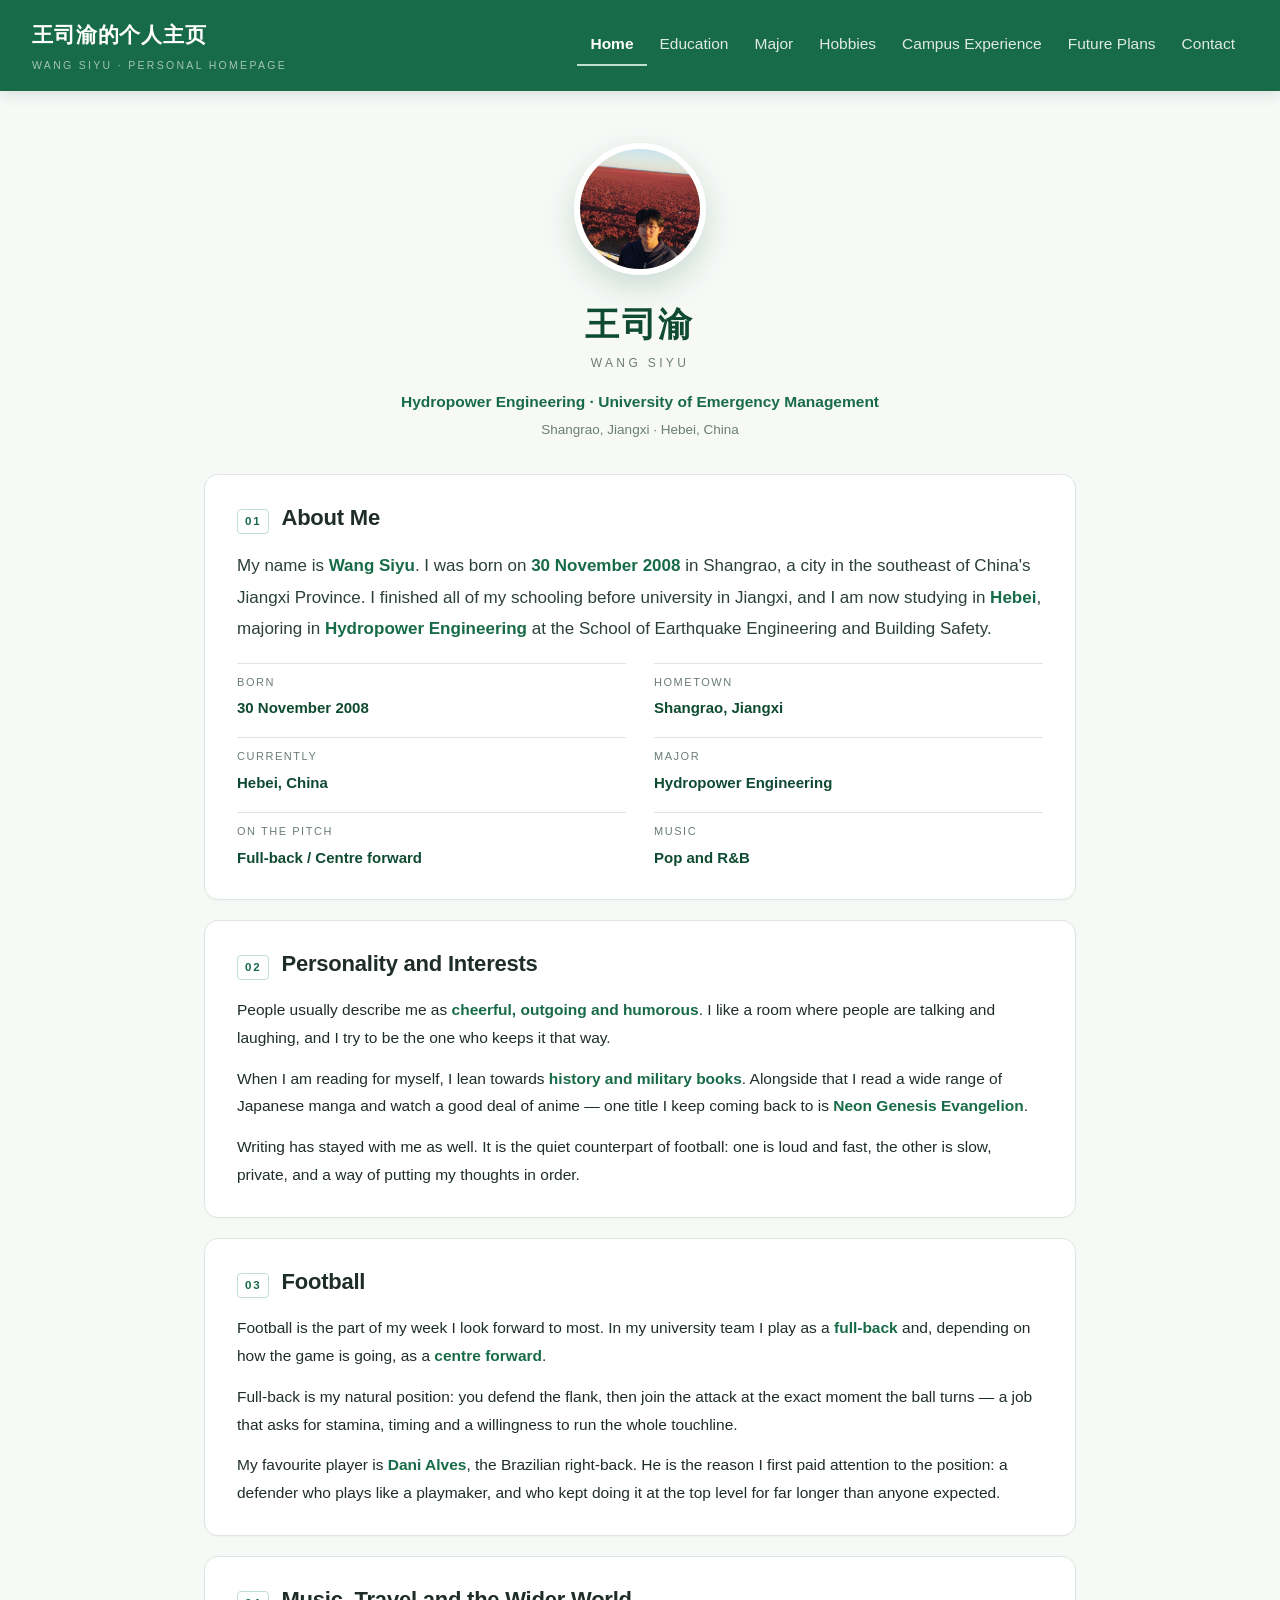
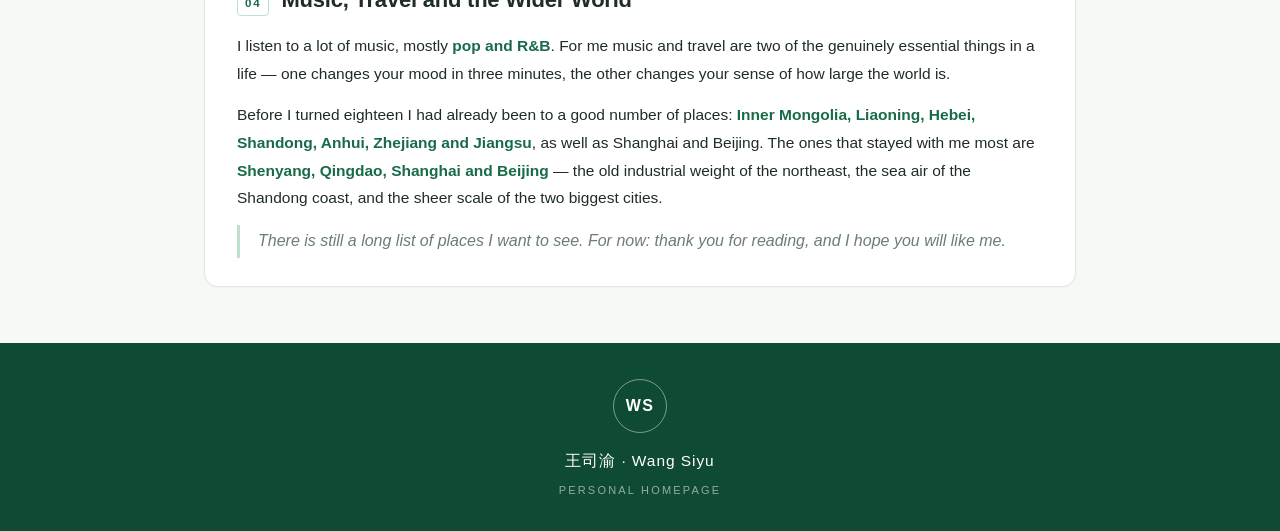
<file: index.html>
<!DOCTYPE html>
<html lang="en">
<head>
<meta charset="UTF-8">
<meta name="viewport" content="width=device-width, initial-scale=1">
<title>Wang Siyu | Homepage</title>
<link rel="stylesheet" href="style.css">
<link rel="icon" href="data:image/svg+xml,%3Csvg xmlns='http://www.w3.org/2000/svg' viewBox='0 0 64 64'%3E%3Ccircle cx='32' cy='32' r='32' fill='%23186b48'/%3E%3Ctext x='32' y='44' text-anchor='middle' font-family='Georgia,serif' font-size='26' fill='%23ffffff'%3EWS%3C/text%3E%3C/svg%3E">
</head>
<body>

<header>
    <div class="brand">王司渝的个人主页<small>Wang Siyu · Personal Homepage</small></div>
    <nav>
        <a href="index.html" class="active">Home</a>
        <a href="education.html">Education</a>
        <a href="major.html">Major</a>
        <a href="hobby.html">Hobbies</a>
        <a href="campus.html">Campus Experience</a>
        <a href="plan.html">Future Plans</a>
        <a href="contact.html">Contact</a>
    </nav>
</header>

<!-- 头像与姓名 -->
<div class="hero">
    <img src="avatar.png" alt="Wang Siyu" class="avatar"
         onerror="this.style.display='none';document.getElementById('avfb').style.display='flex';">
    <div class="avatar-fallback" id="avfb">WS</div>
    <h1 class="name">王司渝</h1>
    <div class="name-en">Wang Siyu</div>
    <div class="tag">Hydropower Engineering · University of Emergency Management</div>
    <div class="tag-sub">Shangrao, Jiangxi · Hebei, China</div>
</div>

<div class="wrap">

    <div class="card">
        <div class="sec-head"><span class="sec-no">01</span><h2>About Me</h2></div>
        <p class="lead">My name is <span class="hl">Wang Siyu</span>. I was born on <span class="hl">30 November 2008</span>
        in Shangrao, a city in the southeast of China's Jiangxi Province. I finished all of my
        schooling before university in Jiangxi, and I am now studying in <span class="hl">Hebei</span>,
        majoring in <span class="hl">Hydropower Engineering</span> at the
        School of Earthquake Engineering and Building Safety.</p>

        <div class="facts">
            <div class="fact"><div class="k">Born</div><div class="v">30 November 2008</div></div>
            <div class="fact"><div class="k">Hometown</div><div class="v">Shangrao, Jiangxi</div></div>
            <div class="fact"><div class="k">Currently</div><div class="v">Hebei, China</div></div>
            <div class="fact"><div class="k">Major</div><div class="v">Hydropower Engineering</div></div>
            <div class="fact"><div class="k">On the Pitch</div><div class="v">Full-back / Centre forward</div></div>
            <div class="fact"><div class="k">Music</div><div class="v">Pop and R&amp;B</div></div>
        </div>
    </div>

    <div class="card">
        <div class="sec-head"><span class="sec-no">02</span><h2>Personality and Interests</h2></div>
        <p>People usually describe me as <span class="hl">cheerful, outgoing and humorous</span>. I like a room
        where people are talking and laughing, and I try to be the one who keeps it that way.</p>
        <p>When I am reading for myself, I lean towards <span class="hl">history and military books</span>.
        Alongside that I read a wide range of Japanese manga and watch a good deal of anime — one title I keep
        coming back to is <span class="hl">Neon Genesis Evangelion</span>.</p>
        <p>Writing has stayed with me as well. It is the quiet counterpart of football: one is loud and fast,
        the other is slow, private, and a way of putting my thoughts in order.</p>
    </div>

    <div class="card">
        <div class="sec-head"><span class="sec-no">03</span><h2>Football</h2></div>
        <p>Football is the part of my week I look forward to most. In my university team I play as a
        <span class="hl">full-back</span> and, depending on how the game is going, as a
        <span class="hl">centre forward</span>.</p>
        <p>Full-back is my natural position: you defend the flank, then join the attack at the exact moment
        the ball turns — a job that asks for stamina, timing and a willingness to run the whole touchline.</p>
        <p>My favourite player is <span class="hl">Dani Alves</span>, the Brazilian right-back. He is the reason
        I first paid attention to the position: a defender who plays like a playmaker, and who kept doing it
        at the top level for far longer than anyone expected.</p>
    </div>

    <div class="card">
        <div class="sec-head"><span class="sec-no">04</span><h2>Music, Travel and the Wider World</h2></div>
        <p>I listen to a lot of music, mostly <span class="hl">pop and R&amp;B</span>. For me music and travel
        are two of the genuinely essential things in a life — one changes your mood in three minutes, the other
        changes your sense of how large the world is.</p>
        <p>Before I turned eighteen I had already been to a good number of places:
        <span class="hl">Inner Mongolia, Liaoning, Hebei, Shandong, Anhui, Zhejiang and Jiangsu</span>,
        as well as Shanghai and Beijing. The ones that stayed with me most are
        <span class="hl">Shenyang, Qingdao, Shanghai and Beijing</span> — the old industrial weight of the
        northeast, the sea air of the Shandong coast, and the sheer scale of the two biggest cities.</p>
        <p class="quote">There is still a long list of places I want to see. For now: thank you for reading,
        and I hope you will like me.</p>
    </div>

</div>

<footer>
    <div class="mono">WS</div>
    <div class="fname">王司渝 · Wang Siyu</div>
    <div class="fsub">Personal Homepage</div>
</footer>

</body>
</html>
</file>
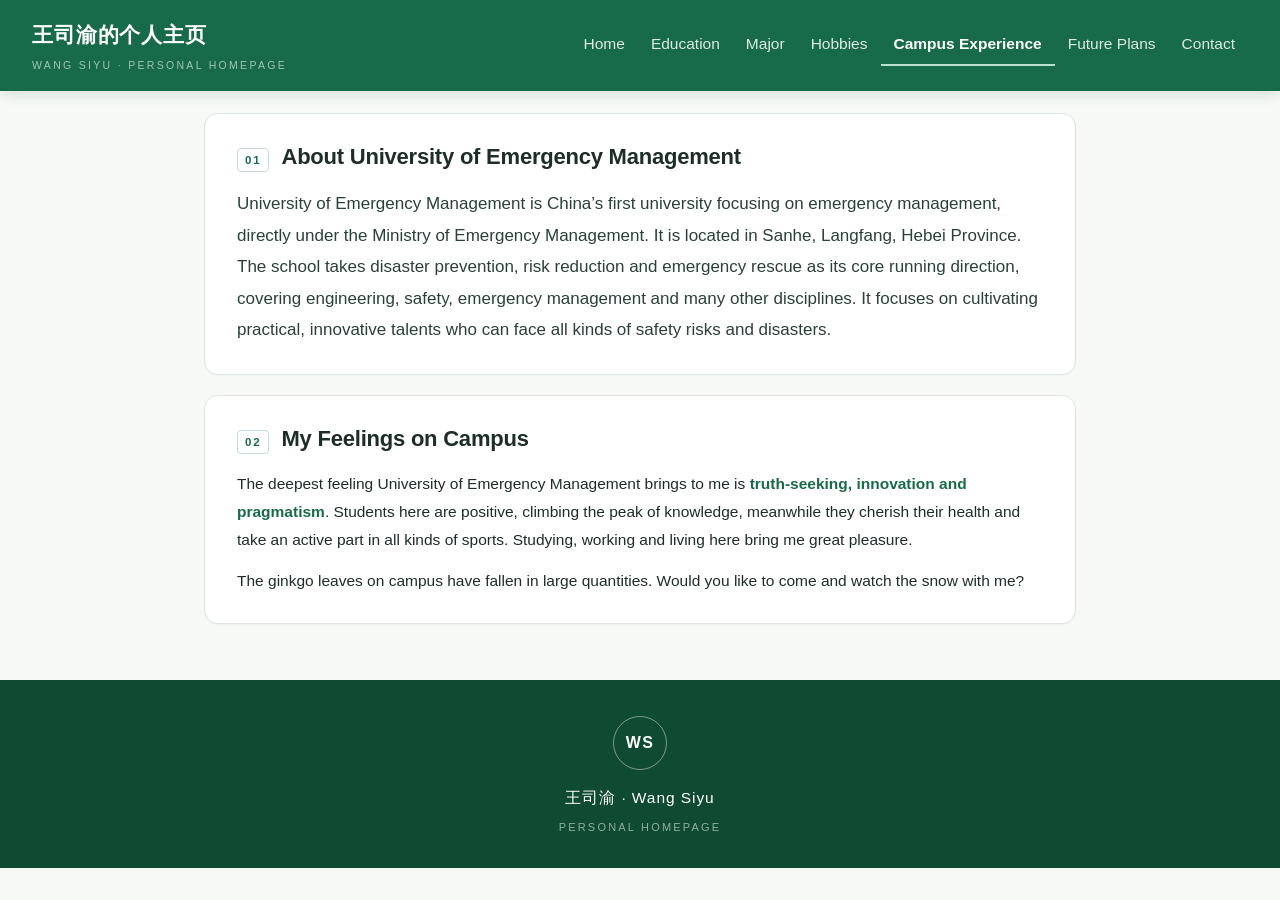
<file: campus.html>
<!DOCTYPE html>
<html lang="en">
<head>
<meta charset="UTF-8">
<meta name="viewport" content="width=device-width, initial-scale=1">
<title>Wang Siyu | Campus Experience</title>
<link rel="stylesheet" href="style.css">
<link rel="icon" href="data:image/svg+xml,%3Csvg xmlns='http://www.w3.org/2000/svg' viewBox='0 0 64 64'%3E%3Ccircle cx='32' cy='32' r='32' fill='%23186b48'/%3E%3Ctext x='32' y='44' text-anchor='middle' font-family='Georgia,serif' font-size='26' fill='%23ffffff'%3EWS%3C/text%3E%3C/svg%3E">
</head>
<body>

<header>
    <div class="brand">王司渝的个人主页<small>Wang Siyu · Personal Homepage</small></div>
    <nav>
        <a href="index.html">Home</a>
        <a href="education.html">Education</a>
        <a href="major.html">Major</a>
        <a href="hobby.html">Hobbies</a>
        <a href="campus.html" class="active">Campus Experience</a>
        <a href="plan.html">Future Plans</a>
        <a href="contact.html">Contact</a>
    </nav>
</header>

<div class="wrap">
    <div class="card">
        <div class="sec-head"><span class="sec-no">01</span><h2>About University of Emergency Management</h2></div>
        <p class="lead">University of Emergency Management is China’s first university focusing on emergency management, directly under the Ministry of Emergency Management. It is located in Sanhe, Langfang, Hebei Province. The school takes disaster prevention, risk reduction and emergency rescue as its core running direction, covering engineering, safety, emergency management and many other disciplines. It focuses on cultivating practical, innovative talents who can face all kinds of safety risks and disasters.</p>
    </div>

    <div class="card">
        <div class="sec-head"><span class="sec-no">02</span><h2>My Feelings on Campus</h2></div>
        <p>The deepest feeling University of Emergency Management brings to me is <span class="hl">truth-seeking, innovation and pragmatism</span>. Students here are positive, climbing the peak of knowledge, meanwhile they cherish their health and take an active part in all kinds of sports. Studying, working and living here bring me great pleasure.</p>
        <p>The ginkgo leaves on campus have fallen in large quantities. Would you like to come and watch the snow with me?</p>
    </div>
</div>

<footer>
    <div class="mono">WS</div>
    <div class="fname">王司渝 · Wang Siyu</div>
    <div class="fsub">Personal Homepage</div>
</footer>
</body>
</html>
</file>
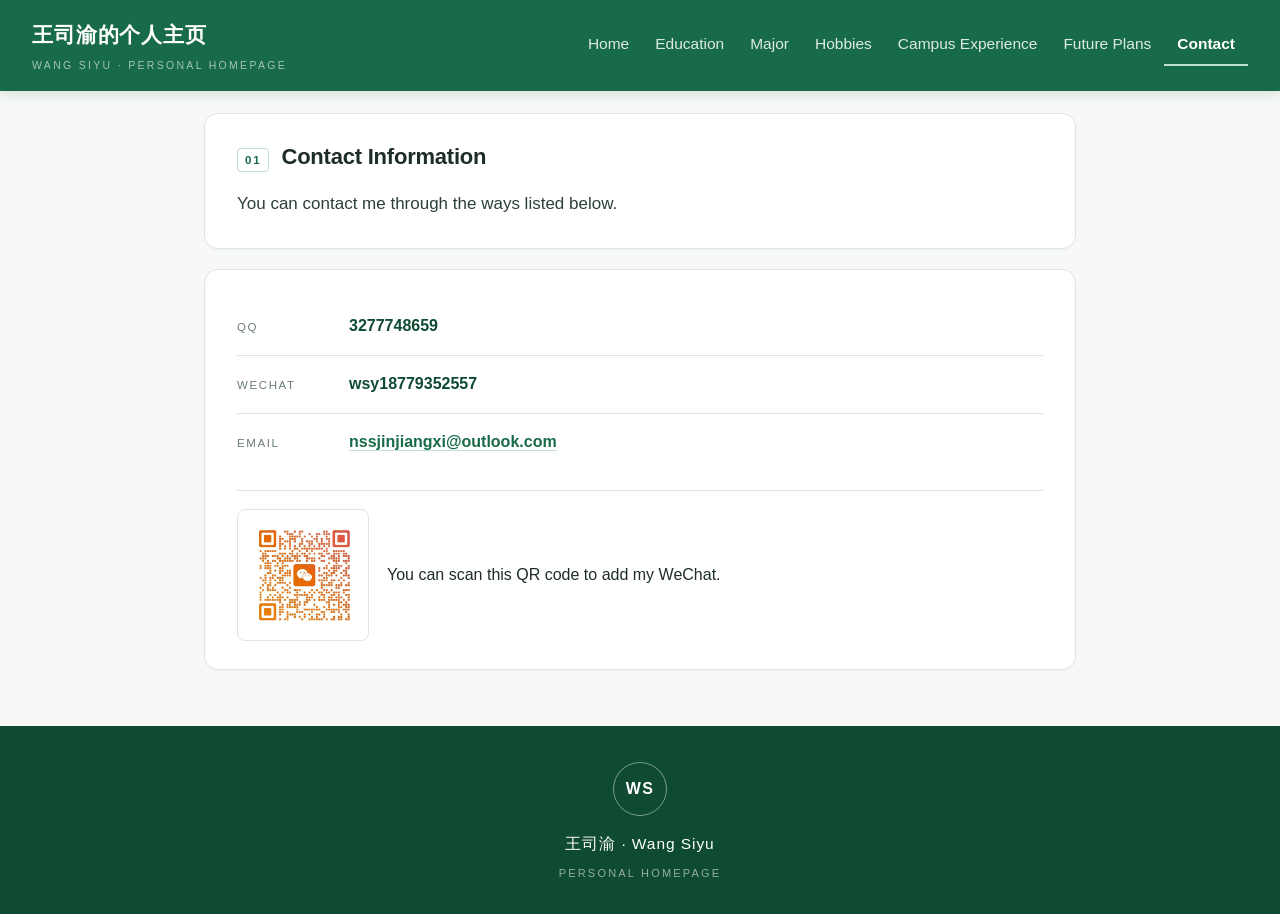
<file: contact.html>
<!DOCTYPE html>
<html lang="en">
<head>
<meta charset="UTF-8">
<meta name="viewport" content="width=device-width, initial-scale=1">
<title>Wang Siyu | Contact</title>
<link rel="stylesheet" href="style.css">
<link rel="icon" href="data:image/svg+xml,%3Csvg xmlns='http://www.w3.org/2000/svg' viewBox='0 0 64 64'%3E%3Ccircle cx='32' cy='32' r='32' fill='%23186b48'/%3E%3Ctext x='32' y='44' text-anchor='middle' font-family='Georgia,serif' font-size='26' fill='%23ffffff'%3EWS%3C/text%3E%3C/svg%3E">
</head>
<body>
<header>
    <div class="brand">王司渝的个人主页<small>Wang Siyu · Personal Homepage</small></div>
    <nav>
        <a href="index.html">Home</a>
        <a href="education.html">Education</a>
        <a href="major.html">Major</a>
        <a href="hobby.html">Hobbies</a>
        <a href="campus.html">Campus Experience</a>
        <a href="plan.html">Future Plans</a>
        <a href="contact.html" class="active">Contact</a>
    </nav>
</header>

<div class="wrap">
    <div class="card">
        <div class="sec-head"><span class="sec-no">01</span><h2>Contact Information</h2></div>
        <p class="lead">You can contact me through the ways listed below.</p>
    </div>

    <div class="card">
        <div class="contact-row">
            <div class="k">QQ</div>
            <div class="v">3277748659</div>
        </div>
        <div class="contact-row">
            <div class="k">WeChat</div>
            <div class="v">wsy18779352557</div>
        </div>
        <div class="contact-row">
            <div class="k">Email</div>
            <div class="v"><a href="mailto:nssjinjiangxi@outlook.com">nssjinjiangxi@outlook.com</a></div>
        </div>

        <div class="qr-box">
            <img src="qrcode.png" alt="WeChat QR Code" onerror="this.style.display='none';document.getElementById('qr-placeholder').style.display='flex';">
            <div class="qr-placeholder" id="qr-placeholder">QR CODE</div>
            <div>You can scan this QR code to add my WeChat.</div>
        </div>
    </div>
</div>

<footer>
    <div class="mono">WS</div>
    <div class="fname">王司渝 · Wang Siyu</div>
    <div class="fsub">Personal Homepage</div>
</footer>
</body>
</html>
</file>
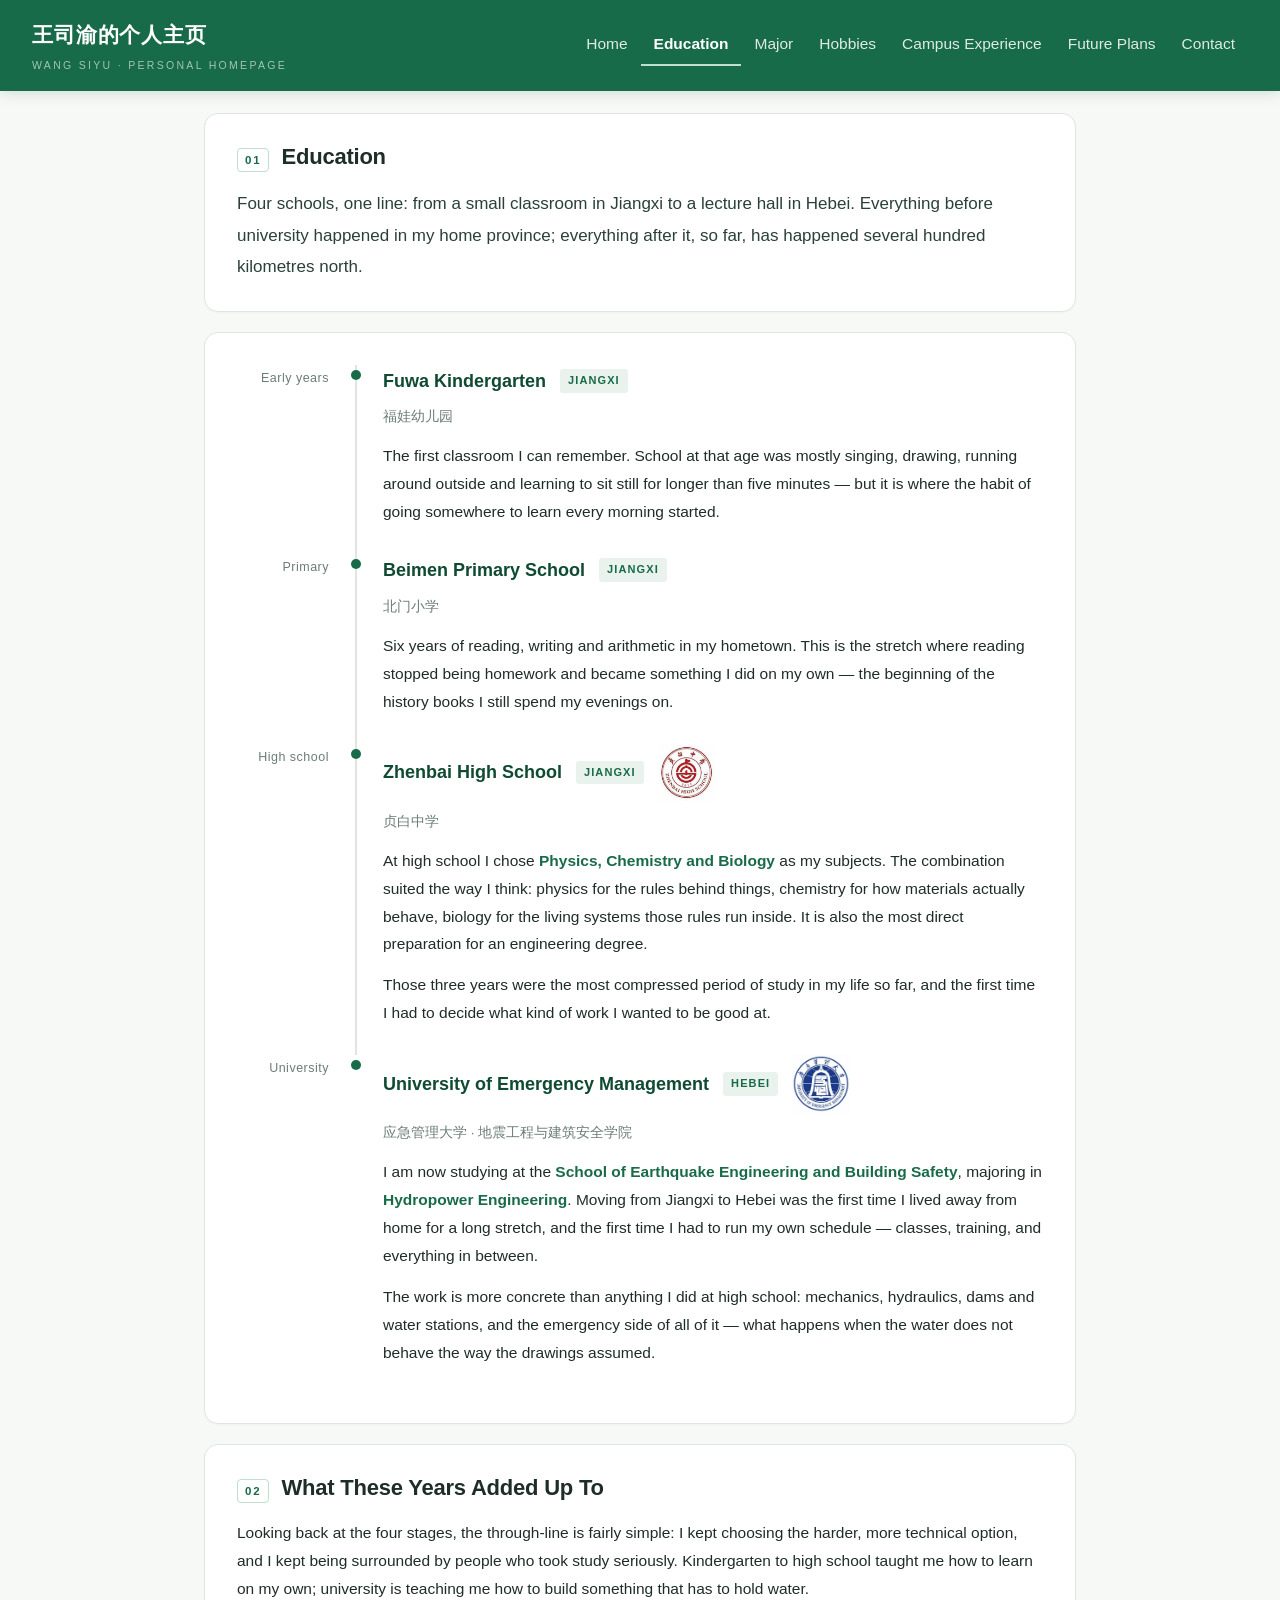
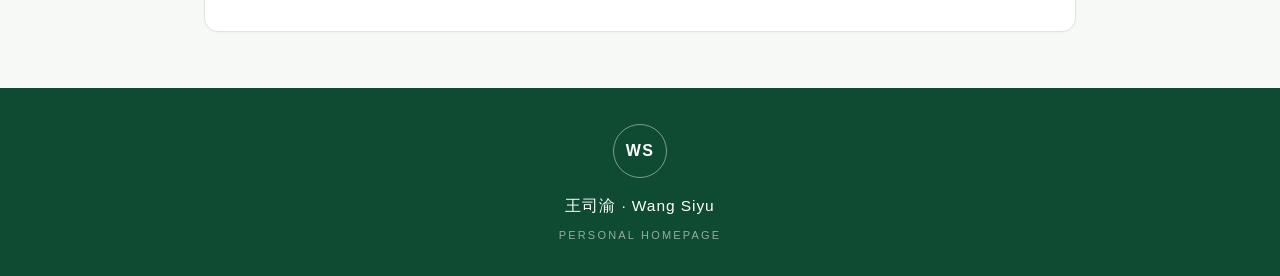
<file: education.html>
<!DOCTYPE html>
<html lang="en">
<head>
<meta charset="UTF-8">
<meta name="viewport" content="width=device-width, initial-scale=1">
<title>Wang Siyu | Education</title>
<link rel="stylesheet" href="style.css">
<link rel="icon" href="data:image/svg+xml,%3Csvg xmlns='http://www.w3.org/2000/svg' viewBox='0 0 64 64'%3E%3Ccircle cx='32' cy='32' r='32' fill='%23186b48'/%3E%3Ctext x='32' y='44' text-anchor='middle' font-family='Georgia,serif' font-size='26' fill='%23ffffff'%3EWS%3C/text%3E%3C/svg%3E">
</head>
<body>
<header>
    <div class="brand">王司渝的个人主页<small>Wang Siyu · Personal Homepage</small></div>
    <nav>
        <a href="index.html">Home</a>
        <a href="education.html" class="active">Education</a>
        <a href="major.html">Major</a>
        <a href="hobby.html">Hobbies</a>
        <a href="campus.html">Campus Experience</a>
        <a href="plan.html">Future Plans</a>
        <a href="contact.html">Contact</a>
    </nav>
</header>

<div class="wrap">
    <div class="card">
        <div class="sec-head"><span class="sec-no">01</span><h2>Education</h2></div>
        <p class="lead">Four schools, one line: from a small classroom in Jiangxi to a lecture hall in Hebei.
        Everything before university happened in my home province; everything after it, so far, has happened
        several hundred kilometres north.</p>
    </div>

    <div class="card">
        <div class="tl">
            <div class="tl-row">
                <div class="tl-time">Early years</div>
                <div class="tl-axis"><div class="tl-dot"></div></div>
                <div class="tl-body">
                    <div class="edu-head">
                        <h3>Fuwa Kindergarten</h3>
                        <span class="badge">Jiangxi</span>
                    </div>
                    <p class="cn">福娃幼儿园</p>
                    <p>The first classroom I can remember. School at that age was mostly singing, drawing,
                    running around outside and learning to sit still for longer than five minutes — but it is
                    where the habit of going somewhere to learn every morning started.</p>
                </div>
            </div>

            <div class="tl-row">
                <div class="tl-time">Primary</div>
                <div class="tl-axis"><div class="tl-dot"></div></div>
                <div class="tl-body">
                    <div class="edu-head">
                        <h3>Beimen Primary School</h3>
                        <span class="badge">Jiangxi</span>
                    </div>
                    <p class="cn">北门小学</p>
                    <p>Six years of reading, writing and arithmetic in my hometown. This is the stretch where
                    reading stopped being homework and became something I did on my own — the beginning of the
                    history books I still spend my evenings on.</p>
                </div>
            </div>

            <div class="tl-row">
                <div class="tl-time">High school</div>
                <div class="tl-axis"><div class="tl-dot"></div></div>
                <div class="tl-body">
                    <div class="edu-head">
                        <h3>Zhenbai High School</h3>
                        <span class="badge">Jiangxi</span>
                        <img src="highschool.png" alt="Zhenbai High School badge" class="edu-logo"
                             onerror="this.style.display='none';">
                    </div>
                    <p class="cn">贞白中学</p>
                    <p>At high school I chose <span class="hl">Physics, Chemistry and Biology</span> as my
                    subjects. The combination suited the way I think: physics for the rules behind things,
                    chemistry for how materials actually behave, biology for the living systems those rules
                    run inside. It is also the most direct preparation for an engineering degree.</p>
                    <p>Those three years were the most compressed period of study in my life so far, and the
                    first time I had to decide what kind of work I wanted to be good at.</p>
                </div>
            </div>

            <div class="tl-row">
                <div class="tl-time">University</div>
                <div class="tl-axis"><div class="tl-dot"></div></div>
                <div class="tl-body">
                    <div class="edu-head">
                        <h3>University of Emergency Management</h3>
                        <span class="badge">Hebei</span>
                        <img src="university.png" alt="University of Emergency Management badge" class="edu-logo"
                             onerror="this.style.display='none';">
                    </div>
                    <p class="cn">应急管理大学 · 地震工程与建筑安全学院</p>
                    <p>I am now studying at the <span class="hl">School of Earthquake Engineering and Building
                    Safety</span>, majoring in <span class="hl">Hydropower Engineering</span>. Moving from
                    Jiangxi to Hebei was the first time I lived away from home for a long stretch, and the first
                    time I had to run my own schedule — classes, training, and everything in between.</p>
                    <p>The work is more concrete than anything I did at high school: mechanics, hydraulics, dams
                    and water stations, and the emergency side of all of it — what happens when the water does
                    not behave the way the drawings assumed.</p>
                </div>
            </div>
        </div>
    </div>

    <div class="card">
        <div class="sec-head"><span class="sec-no">02</span><h2>What These Years Added Up To</h2></div>
        <p>Looking back at the four stages, the through-line is fairly simple: I kept choosing the harder,
        more technical option, and I kept being surrounded by people who took study seriously. Kindergarten
        to high school taught me how to learn on my own; university is teaching me how to build something
        that has to hold water.</p>
    </div>
</div>

<footer>
    <div class="mono">WS</div>
    <div class="fname">王司渝 · Wang Siyu</div>
    <div class="fsub">Personal Homepage</div>
</footer>
</body>
</html>
</file>
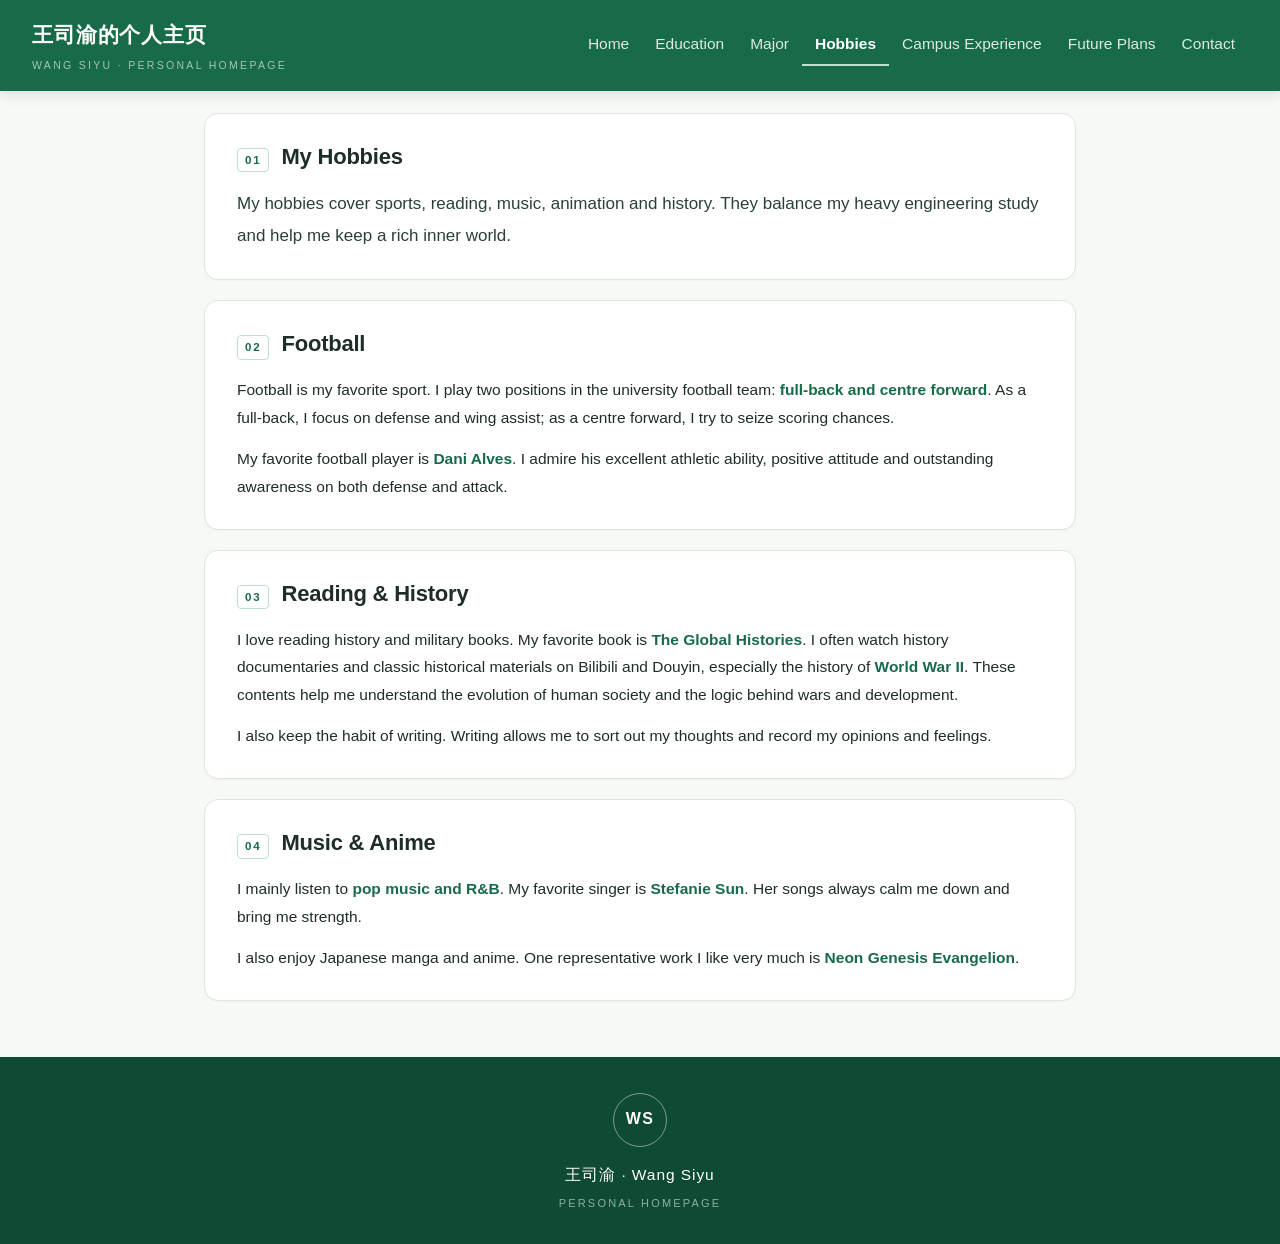
<file: hobby.html>
<!DOCTYPE html>
<html lang="en">
<head>
<meta charset="UTF-8">
<meta name="viewport" content="width=device-width, initial-scale=1">
<title>Wang Siyu | Hobbies</title>
<link rel="stylesheet" href="style.css">
<link rel="icon" href="data:image/svg+xml,%3Csvg xmlns='http://www.w3.org/2000/svg' viewBox='0 0 64 64'%3E%3Ccircle cx='32' cy='32' r='32' fill='%23186b48'/%3E%3Ctext x='32' y='44' text-anchor='middle' font-family='Georgia,serif' font-size='26' fill='%23ffffff'%3EWS%3C/text%3E%3C/svg%3E">
</head>
<body>

<header>
    <div class="brand">王司渝的个人主页<small>Wang Siyu · Personal Homepage</small></div>
    <nav>
        <a href="index.html">Home</a>
        <a href="education.html">Education</a>
        <a href="major.html">Major</a>
        <a href="hobby.html" class="active">Hobbies</a>
        <a href="campus.html">Campus Experience</a>
        <a href="plan.html">Future Plans</a>
        <a href="contact.html">Contact</a>
    </nav>
</header>

<div class="wrap">
    <div class="card">
        <div class="sec-head"><span class="sec-no">01</span><h2>My Hobbies</h2></div>
        <p class="lead">My hobbies cover sports, reading, music, animation and history. They balance my heavy engineering study and help me keep a rich inner world.</p>
    </div>

    <div class="card">
        <div class="sec-head"><span class="sec-no">02</span><h2>Football</h2></div>
        <p>Football is my favorite sport. I play two positions in the university football team: <span class="hl">full-back and centre forward</span>. As a full-back, I focus on defense and wing assist; as a centre forward, I try to seize scoring chances.</p>
        <p>My favorite football player is <span class="hl">Dani Alves</span>. I admire his excellent athletic ability, positive attitude and outstanding awareness on both defense and attack.</p>
    </div>

    <div class="card">
        <div class="sec-head"><span class="sec-no">03</span><h2>Reading & History</h2></div>
        <p>I love reading history and military books. My favorite book is <span class="hl">The Global Histories</span>. I often watch history documentaries and classic historical materials on Bilibili and Douyin, especially the history of <span class="hl">World War II</span>. These contents help me understand the evolution of human society and the logic behind wars and development.</p>
        <p>I also keep the habit of writing. Writing allows me to sort out my thoughts and record my opinions and feelings.</p>
    </div>

    <div class="card">
        <div class="sec-head"><span class="sec-no">04</span><h2>Music & Anime</h2></div>
        <p>I mainly listen to <span class="hl">pop music and R&B</span>. My favorite singer is <span class="hl">Stefanie Sun</span>. Her songs always calm me down and bring me strength.</p>
        <p>I also enjoy Japanese manga and anime. One representative work I like very much is <span class="hl">Neon Genesis Evangelion</span>.</p>
    </div>
</div>

<footer>
    <div class="mono">WS</div>
    <div class="fname">王司渝 · Wang Siyu</div>
    <div class="fsub">Personal Homepage</div>
</footer>
</body>
</html>
</file>
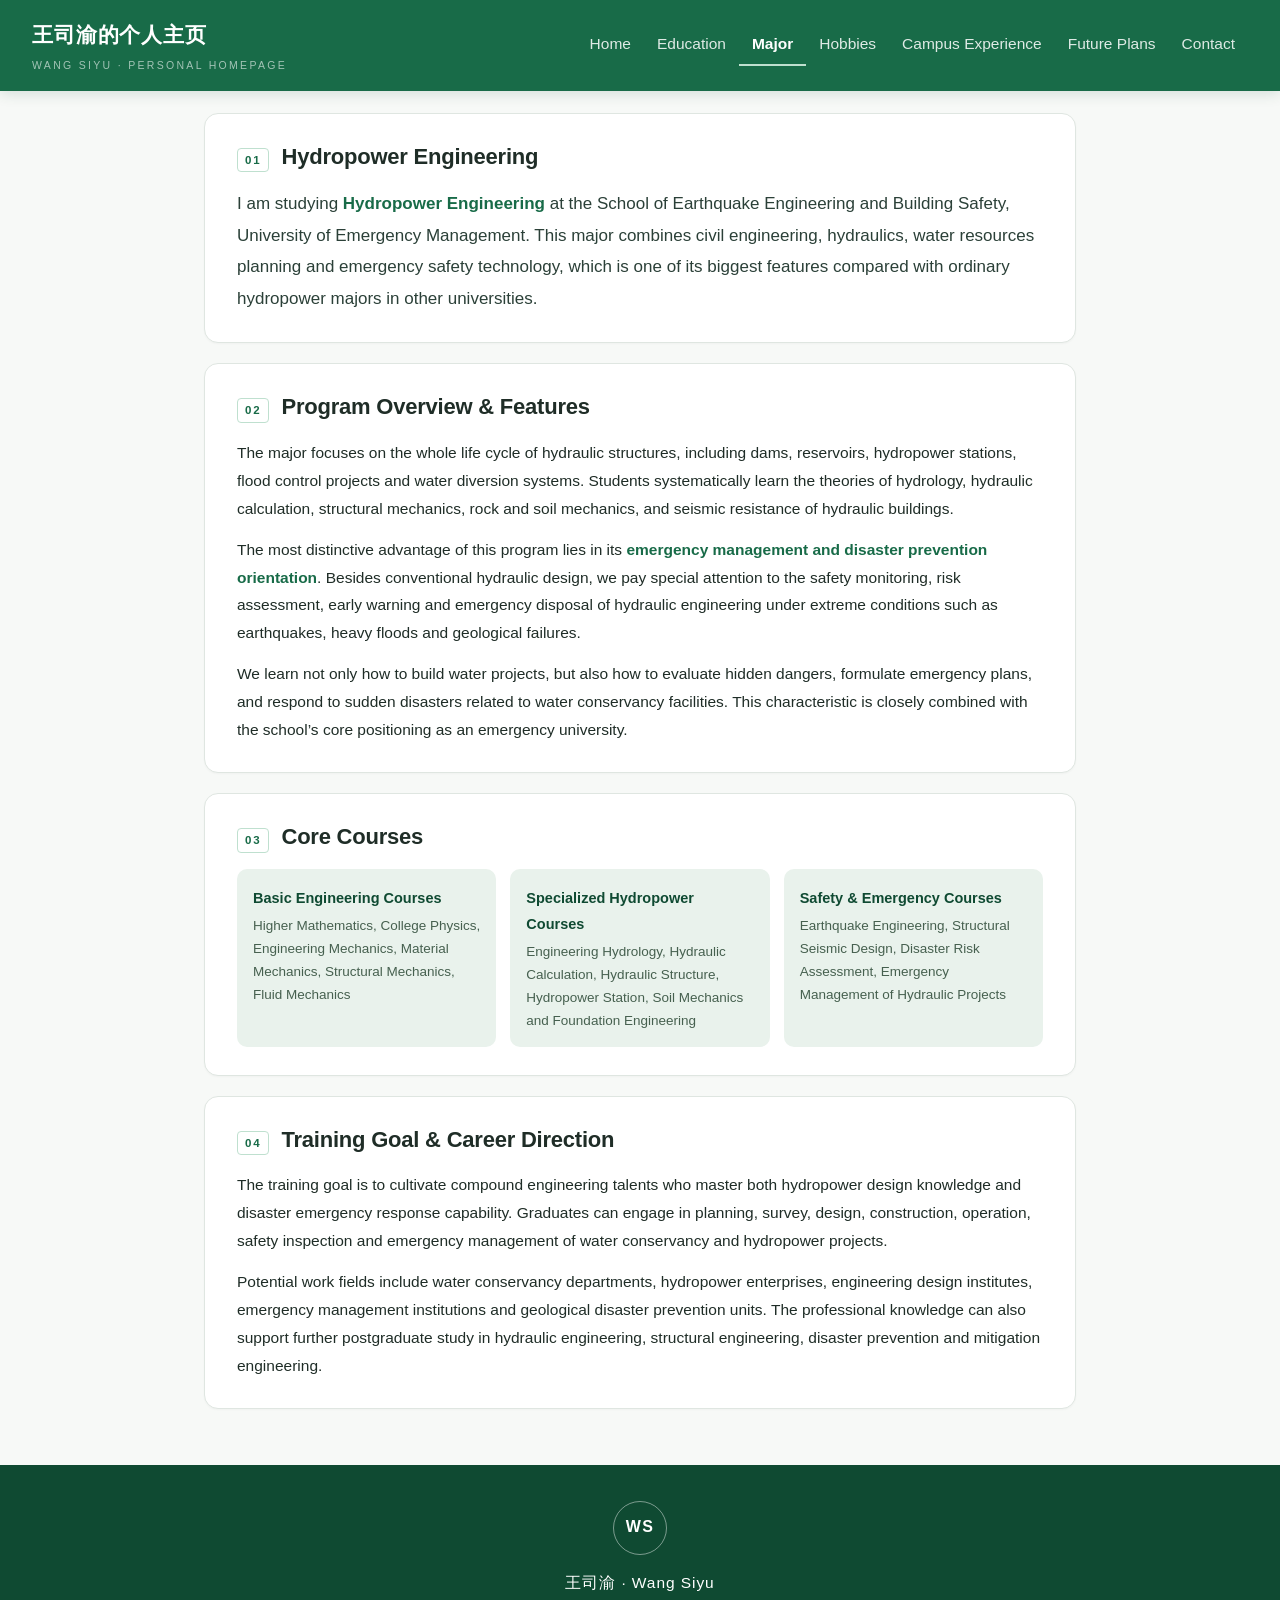
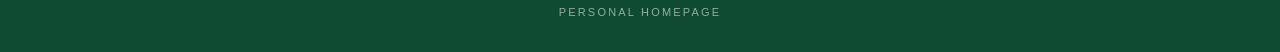
<file: major.html>
<!DOCTYPE html>
<html lang="en">
<head>
<meta charset="UTF-8">
<meta name="viewport" content="width=device-width, initial-scale=1">
<title>Wang Siyu | Major</title>
<link rel="stylesheet" href="style.css">
<link rel="icon" href="data:image/svg+xml,%3Csvg xmlns='http://www.w3.org/2000/svg' viewBox='0 0 64 64'%3E%3Ccircle cx='32' cy='32' r='32' fill='%23186b48'/%3E%3Ctext x='32' y='44' text-anchor='middle' font-family='Georgia,serif' font-size='26' fill='%23ffffff'%3EWS%3C/text%3E%3C/svg%3E">
</head>
<body>

<header>
    <div class="brand">王司渝的个人主页<small>Wang Siyu · Personal Homepage</small></div>
    <nav>
        <a href="index.html">Home</a>
        <a href="education.html">Education</a>
        <a href="major.html" class="active">Major</a>
        <a href="hobby.html">Hobbies</a>
        <a href="campus.html">Campus Experience</a>
        <a href="plan.html">Future Plans</a>
        <a href="contact.html">Contact</a>
    </nav>
</header>

<div class="wrap">
    <div class="card">
        <div class="sec-head"><span class="sec-no">01</span><h2>Hydropower Engineering</h2></div>
        <p class="lead">I am studying <span class="hl">Hydropower Engineering</span> at the School of Earthquake Engineering and Building Safety, University of Emergency Management. This major combines civil engineering, hydraulics, water resources planning and emergency safety technology, which is one of its biggest features compared with ordinary hydropower majors in other universities.</p>
    </div>

    <div class="card">
        <div class="sec-head"><span class="sec-no">02</span><h2>Program Overview & Features</h2></div>
        <p>The major focuses on the whole life cycle of hydraulic structures, including dams, reservoirs, hydropower stations, flood control projects and water diversion systems. Students systematically learn the theories of hydrology, hydraulic calculation, structural mechanics, rock and soil mechanics, and seismic resistance of hydraulic buildings.</p>
        <p>The most distinctive advantage of this program lies in its <span class="hl">emergency management and disaster prevention orientation</span>. Besides conventional hydraulic design, we pay special attention to the safety monitoring, risk assessment, early warning and emergency disposal of hydraulic engineering under extreme conditions such as earthquakes, heavy floods and geological failures.</p>
        <p>We learn not only how to build water projects, but also how to evaluate hidden dangers, formulate emergency plans, and respond to sudden disasters related to water conservancy facilities. This characteristic is closely combined with the school’s core positioning as an emergency university.</p>
    </div>

    <div class="card">
        <div class="sec-head"><span class="sec-no">03</span><h2>Core Courses</h2></div>
        <div class="grid3">
            <div class="mini">
                <div class="t">Basic Engineering Courses</div>
                <div class="d">Higher Mathematics, College Physics, Engineering Mechanics, Material Mechanics, Structural Mechanics, Fluid Mechanics</div>
            </div>
            <div class="mini">
                <div class="t">Specialized Hydropower Courses</div>
                <div class="d">Engineering Hydrology, Hydraulic Calculation, Hydraulic Structure, Hydropower Station, Soil Mechanics and Foundation Engineering</div>
            </div>
            <div class="mini">
                <div class="t">Safety & Emergency Courses</div>
                <div class="d">Earthquake Engineering, Structural Seismic Design, Disaster Risk Assessment, Emergency Management of Hydraulic Projects</div>
            </div>
        </div>
    </div>

    <div class="card">
        <div class="sec-head"><span class="sec-no">04</span><h2>Training Goal & Career Direction</h2></div>
        <p>The training goal is to cultivate compound engineering talents who master both hydropower design knowledge and disaster emergency response capability. Graduates can engage in planning, survey, design, construction, operation, safety inspection and emergency management of water conservancy and hydropower projects.</p>
        <p>Potential work fields include water conservancy departments, hydropower enterprises, engineering design institutes, emergency management institutions and geological disaster prevention units. The professional knowledge can also support further postgraduate study in hydraulic engineering, structural engineering, disaster prevention and mitigation engineering.</p>
    </div>
</div>

<footer>
    <div class="mono">WS</div>
    <div class="fname">王司渝 · Wang Siyu</div>
    <div class="fsub">Personal Homepage</div>
</footer>
</body>
</html>
</file>
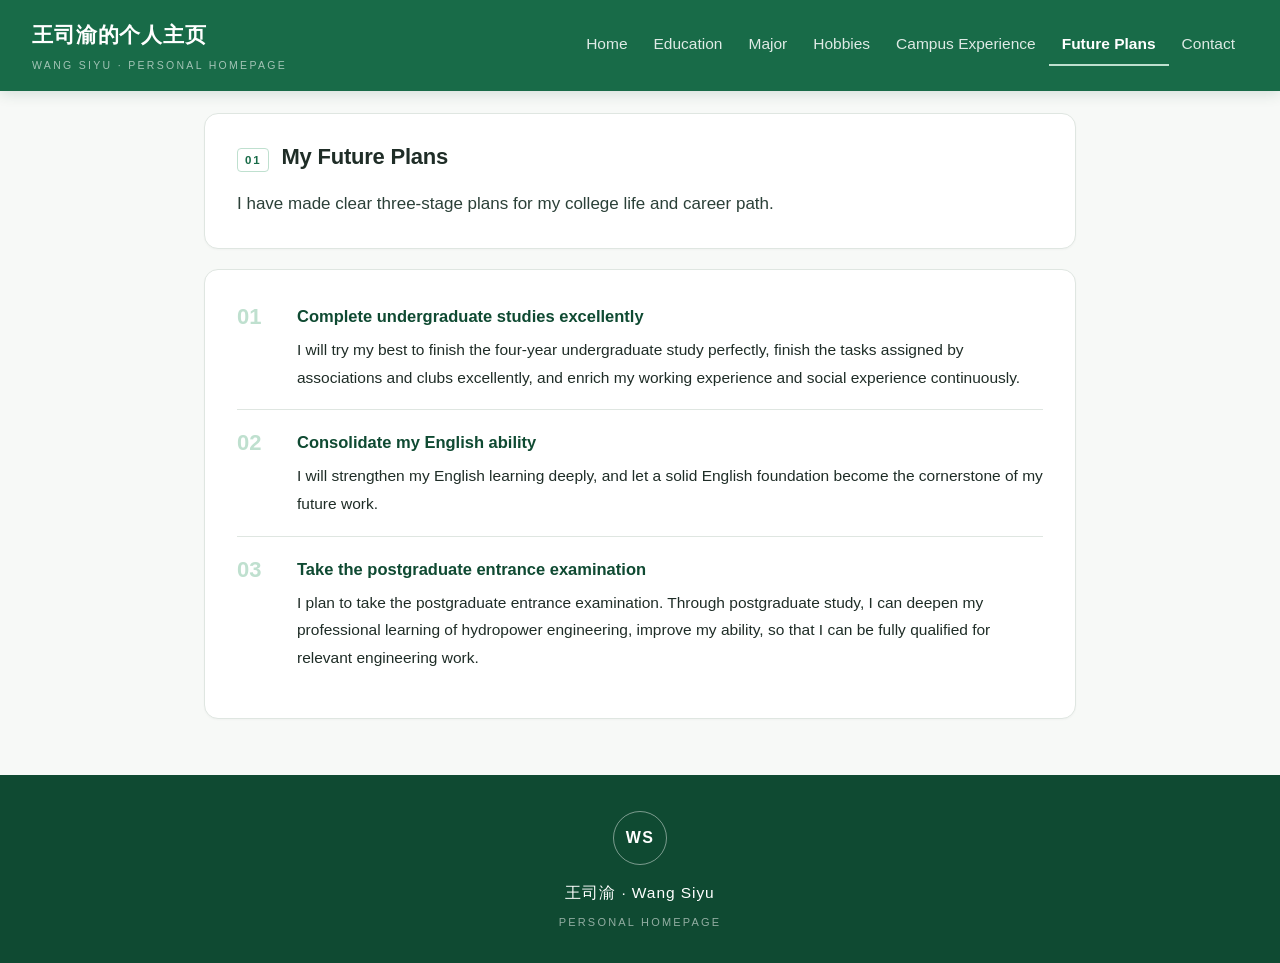
<file: plan.html>
<!DOCTYPE html>
<html lang="en">
<head>
<meta charset="UTF-8">
<meta name="viewport" content="width=device-width, initial-scale=1">
<title>Wang Siyu | Future Plans</title>
<link rel="stylesheet" href="style.css">
<link rel="icon" href="data:image/svg+xml,%3Csvg xmlns='http://www.w3.org/2000/svg' viewBox='0 0 64 64'%3E%3Ccircle cx='32' cy='32' r='32' fill='%23186b48'/%3E%3Ctext x='32' y='44' text-anchor='middle' font-family='Georgia,serif' font-size='26' fill='%23ffffff'%3EWS%3C/text%3E%3C/svg%3E">
</head>
<body>

<header>
    <div class="brand">王司渝的个人主页<small>Wang Siyu · Personal Homepage</small></div>
    <nav>
        <a href="index.html">Home</a>
        <a href="education.html">Education</a>
        <a href="major.html">Major</a>
        <a href="hobby.html">Hobbies</a>
        <a href="campus.html">Campus Experience</a>
        <a href="plan.html" class="active">Future Plans</a>
        <a href="contact.html">Contact</a>
    </nav>
</header>

<div class="wrap">
    <div class="card">
        <div class="sec-head"><span class="sec-no">01</span><h2>My Future Plans</h2></div>
        <p class="lead">I have made clear three-stage plans for my college life and career path.</p>
    </div>

    <div class="card">
        <div class="step">
            <div class="n">01</div>
            <div>
                <div class="h">Complete undergraduate studies excellently</div>
                <p>I will try my best to finish the four-year undergraduate study perfectly, finish the tasks assigned by associations and clubs excellently, and enrich my working experience and social experience continuously.</p>
            </div>
        </div>
        <div class="step">
            <div class="n">02</div>
            <div>
                <div class="h">Consolidate my English ability</div>
                <p>I will strengthen my English learning deeply, and let a solid English foundation become the cornerstone of my future work.</p>
            </div>
        </div>
        <div class="step">
            <div class="n">03</div>
            <div>
                <div class="h">Take the postgraduate entrance examination</div>
                <p>I plan to take the postgraduate entrance examination. Through postgraduate study, I can deepen my professional learning of hydropower engineering, improve my ability, so that I can be fully qualified for relevant engineering work.</p>
            </div>
        </div>
    </div>
</div>

<footer>
    <div class="mono">WS</div>
    <div class="fname">王司渝 · Wang Siyu</div>
    <div class="fsub">Personal Homepage</div>
</footer>
</body>
</html>
</file>
<file: style.css>
/* 王司渝个人主页 · 共用样式 */
:root{
  --green:#186b48;
  --green-deep:#0f4a32;
  --green-soft:#e9f2ec;
  --green-line:#bfe0cf;
  --ink:#1f2d27;
  --muted:#6b7d74;
  --line:#dfe6e1;
  --paper:#f7f9f7;
}
*{margin:0;padding:0;box-sizing:border-box}
html{scroll-behavior:smooth}
body{
  font-family:"Segoe UI","Helvetica Neue",-apple-system,"PingFang SC","Microsoft YaHei",sans-serif;
  background:var(--paper);color:var(--ink);line-height:1.8;
}
/* 顶部绿色导航（全站统一） */
header{
  position:sticky;top:0;z-index:20;
  background:var(--green);
  display:flex;align-items:center;gap:24px;flex-wrap:wrap;
  padding:16px 32px;
  box-shadow:0 2px 14px rgba(15,74,50,.16);
}
.brand{color:#fff;font-size:21px;font-weight:600;letter-spacing:.04em;white-space:nowrap}
.brand small{
  display:block;font-size:10.5px;font-weight:400;letter-spacing:.22em;
  text-transform:uppercase;color:rgba(255,255,255,.6);margin-top:2px;
}
nav{display:flex;flex-wrap:wrap;margin-left:auto}
nav a{
  color:rgba(255,255,255,.86);text-decoration:none;font-size:15.5px;
  padding:6px 13px;border-bottom:2px solid transparent;
}
nav a:hover{color:#fff;border-bottom-color:var(--green-line)}
nav a.active{color:#fff;font-weight:600;border-bottom-color:var(--green-line)}

/* 首页头像区 */
.hero{max-width:920px;margin:0 auto;padding:52px 24px 10px;text-align:center}
.avatar{
  width:132px;height:132px;border-radius:50%;object-fit:cover;
  border:6px solid #fff;background:var(--green-soft);
  box-shadow:0 12px 32px rgba(24,107,72,.2);
}
.avatar-fallback{
  width:132px;height:132px;border-radius:50%;margin:0 auto;display:none;
  align-items:center;justify-content:center;background:var(--green);color:#fff;
  font-size:32px;font-weight:600;letter-spacing:.06em;
  box-shadow:0 12px 32px rgba(24,107,72,.2);
}
.name{font-size:34px;font-weight:700;letter-spacing:.08em;color:var(--green-deep);margin-top:18px;line-height:1.3}
.name-en{font-size:12px;letter-spacing:.28em;text-transform:uppercase;color:var(--muted);margin-top:6px}
.tag{font-size:15.5px;color:var(--green);font-weight:600;margin-top:14px}
.tag-sub{font-size:13.5px;color:var(--muted);margin-top:2px}

/* 版心与卡片 */
.wrap{max-width:920px;margin:0 auto;padding:22px 24px 0}
.card{
  background:#fff;border:1px solid var(--line);border-radius:14px;
  padding:28px 32px;margin-bottom:20px;
  box-shadow:0 1px 2px rgba(31,45,39,.03);
}
.sec-head{display:flex;align-items:baseline;gap:12px;margin-bottom:16px}
.sec-no{
  font-size:11.5px;font-weight:700;letter-spacing:.16em;color:var(--green);
  border:1px solid var(--green-line);border-radius:4px;padding:1px 7px;white-space:nowrap;
}
h2{font-size:22px;font-weight:600;letter-spacing:-.01em;line-height:1.4}
h3{font-size:17px;font-weight:600;color:var(--green-deep);margin:20px 0 8px}
p{font-size:15.5px;margin-bottom:13px}
p:last-child{margin-bottom:0}
.lead{font-size:17px;line-height:1.85;color:#2b4038;margin-bottom:18px}
.hl{color:var(--green);font-weight:600}
.cn{color:var(--muted);font-size:13.5px}

/* 关键信息网格 */
.facts{display:grid;grid-template-columns:repeat(2,1fr);gap:16px 28px;margin-top:6px}
.fact{border-top:1px solid var(--line);padding-top:9px}
.fact .k{font-size:11px;letter-spacing:.14em;text-transform:uppercase;color:var(--muted)}
.fact .v{font-size:15px;font-weight:600;color:var(--green-deep);margin-top:2px}

/* 引用 / 结语 */
.quote{
  border-left:3px solid var(--green-line);
  padding:2px 0 2px 18px;
  color:var(--muted);font-style:italic;font-size:16px;margin:8px 0 2px;
}

/* 时间轴（教育经历） */
.tl{margin-top:4px}
.tl-row{
  display:grid;grid-template-columns:92px 22px minmax(0,1fr);
  column-gap:16px;padding-bottom:28px;
}
.tl-time{font-size:12.5px;color:var(--muted);text-align:right;letter-spacing:.04em;padding-top:2px}
.tl-axis{position:relative;display:flex;justify-content:center}
.tl-axis::before{
  content:"";position:absolute;top:0;bottom:-28px;left:50%;
  width:2px;margin-left:-1px;background:var(--line);
}
.tl-row:last-child .tl-axis::before{display:none}
.tl-dot{position:relative;z-index:1;width:10px;height:10px;margin-top:5px;border-radius:50%;background:var(--green)}
.edu-head{display:flex;align-items:center;gap:14px;flex-wrap:wrap;margin-bottom:8px}
.edu-head h3{font-size:18px;font-weight:600;color:var(--green-deep);margin:0}
.edu-logo{width:58px;height:58px;object-fit:contain}
.badge{
  font-size:11px;letter-spacing:.1em;text-transform:uppercase;color:var(--green);
  background:var(--green-soft);border-radius:3px;padding:2px 8px;font-weight:600;
}

/* 三列小卡 */
.grid3{display:grid;grid-template-columns:repeat(3,1fr);gap:14px;margin-top:8px}
.mini{background:var(--green-soft);border-radius:10px;padding:16px 16px 14px}
.mini .t{font-size:14.5px;font-weight:600;color:var(--green-deep);margin-bottom:4px}
.mini .d{font-size:13.5px;color:#46604f;line-height:1.7}

/* 计划步骤 */
.step{
  display:grid;grid-template-columns:44px minmax(0,1fr);column-gap:16px;
  padding:18px 0;border-top:1px solid var(--line);
}
.step:first-of-type{border-top:none;padding-top:4px}
.step .n{font-size:22px;font-weight:700;color:var(--green-line);line-height:1.4}
.step .h{font-size:16.5px;font-weight:600;color:var(--green-deep);margin-bottom:4px}

/* 联系方式 */
.contact-row{
  display:grid;grid-template-columns:96px minmax(0,1fr);column-gap:16px;
  align-items:baseline;padding:14px 0;border-top:1px solid var(--line);
}
.contact-row:first-of-type{border-top:none}
.contact-row .k{font-size:11.5px;letter-spacing:.14em;text-transform:uppercase;color:var(--muted)}
.contact-row .v{font-size:16px;font-weight:600;color:var(--green-deep);word-break:break-all}
.contact-row .v a{color:var(--green);text-decoration:none;border-bottom:1px solid var(--green-line)}
.qr-box{
  display:flex;align-items:center;gap:18px;margin-top:20px;padding-top:18px;
  border-top:1px solid var(--line);flex-wrap:wrap;
}
.qr-box img{
  width:132px;height:132px;object-fit:contain;
  border:1px solid var(--line);border-radius:8px;background:#fff;
}
.qr-placeholder{
  display:none;width:132px;height:132px;
  align-items:center;justify-content:center;
  border:1px dashed var(--green-line);border-radius:8px;
  color:var(--green-line);font-size:14px;letter-spacing:.2em;
}

/* 页脚专属标识 */
footer{margin-top:56px;background:var(--green-deep);color:#fff;padding:36px 24px 30px;text-align:center}
.mono{
  width:54px;height:54px;border:1.5px solid rgba(255,255,255,.45);border-radius:50%;
  display:flex;align-items:center;justify-content:center;margin:0 auto 14px;
  font-size:16px;font-weight:600;letter-spacing:.08em;
}
.fname{font-size:15.5px;letter-spacing:.06em}
.fsub{font-size:11px;letter-spacing:.2em;text-transform:uppercase;color:rgba(255,255,255,.55);margin-top:6px}

/* 窄屏适配 */
@media (max-width:680px){
  header{padding:13px 16px;gap:8px}
  .brand{font-size:17.5px}
  .brand small{display:none}
  nav{margin-left:0;width:100%;margin-top:6px}
  nav a{font-size:13.5px;padding:5px 9px}
  .hero{padding:34px 18px 6px}
  .avatar,.avatar-fallback{width:104px;height:104px}
  .name{font-size:27px;margin-top:14px}
  .wrap{padding:16px 16px 0}
  .card{padding:22px 18px;border-radius:12px}
  h2{font-size:19px}
  .facts{grid-template-columns:1fr;gap:12px}
  .grid3{grid-template-columns:1fr}
  .tl-row{grid-template-columns:66px 18px minmax(0,1fr);column-gap:10px}
  .tl-time{font-size:10px;line-height:1.5}
  .contact-row{grid-template-columns:74px minmax(0,1fr)}
  .edu-logo{width:48px;height:48px}
  footer{padding:30px 18px 26px}
}
</file>
